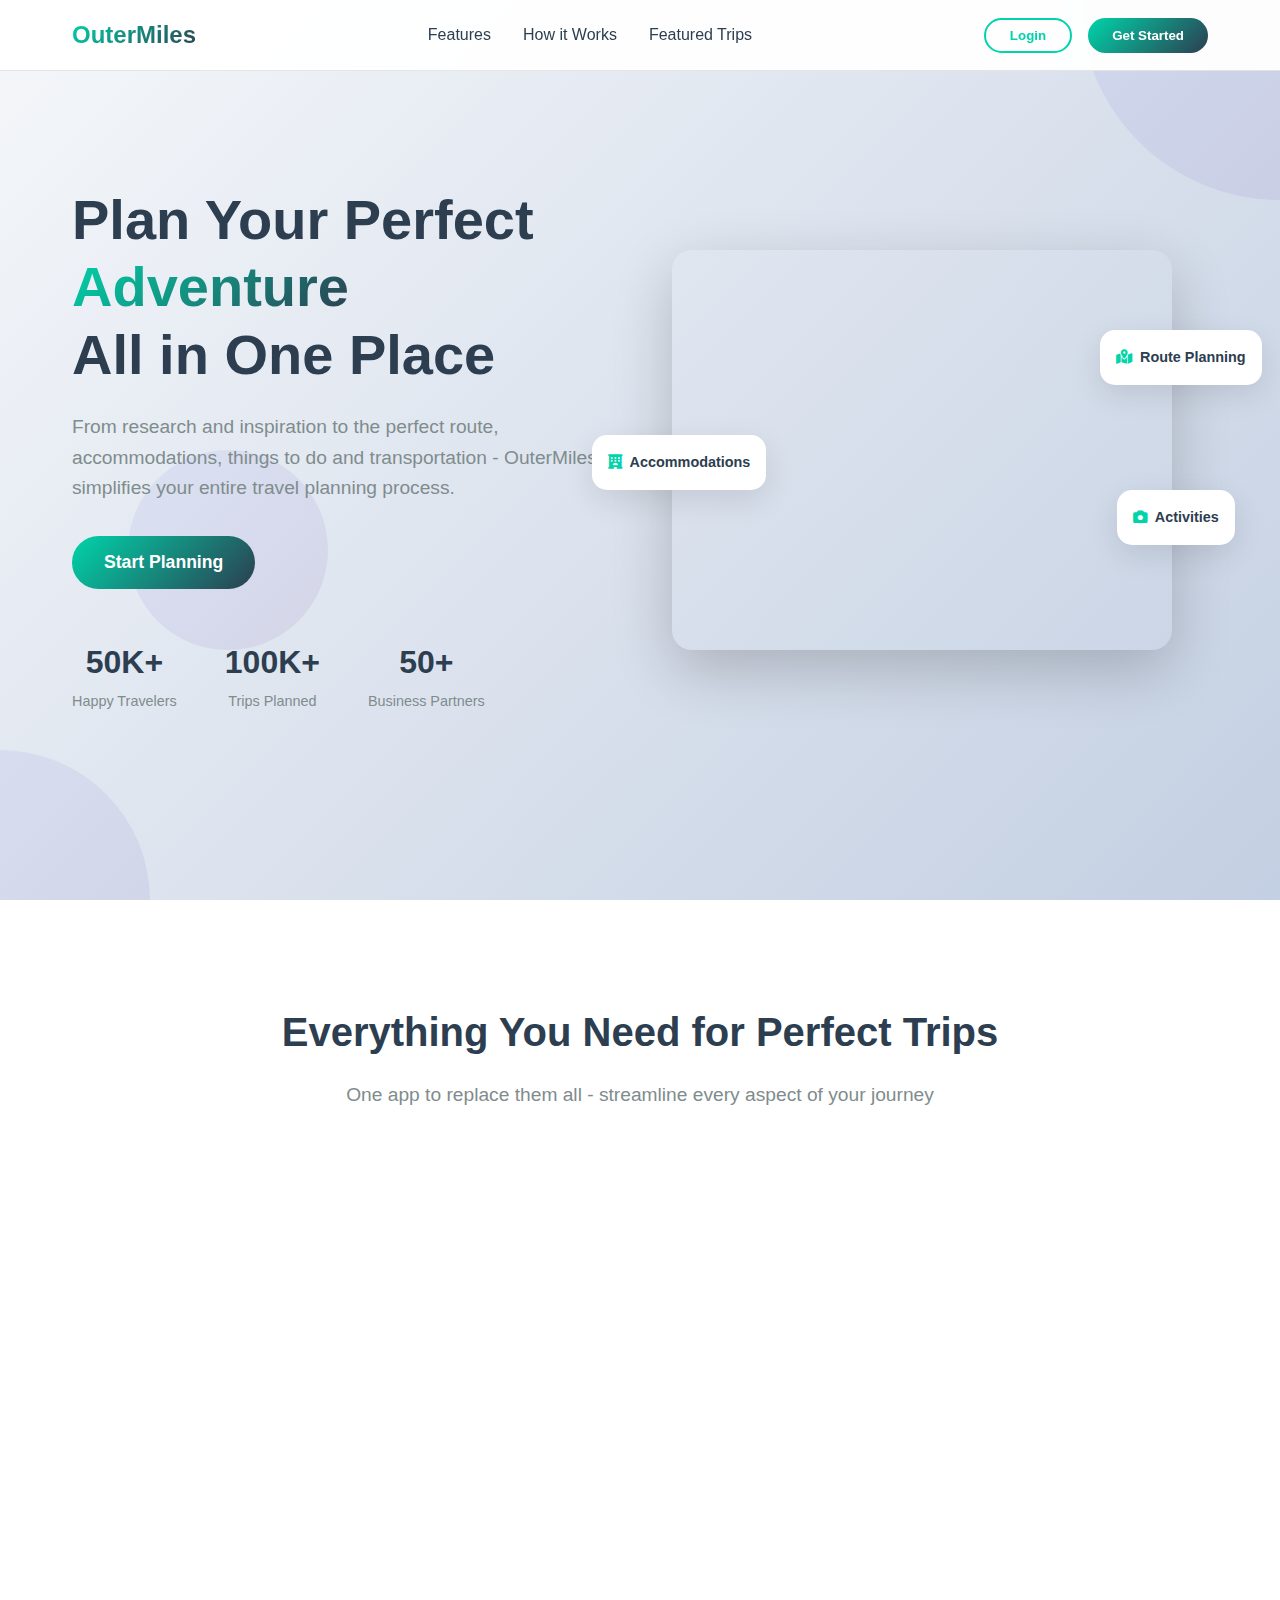
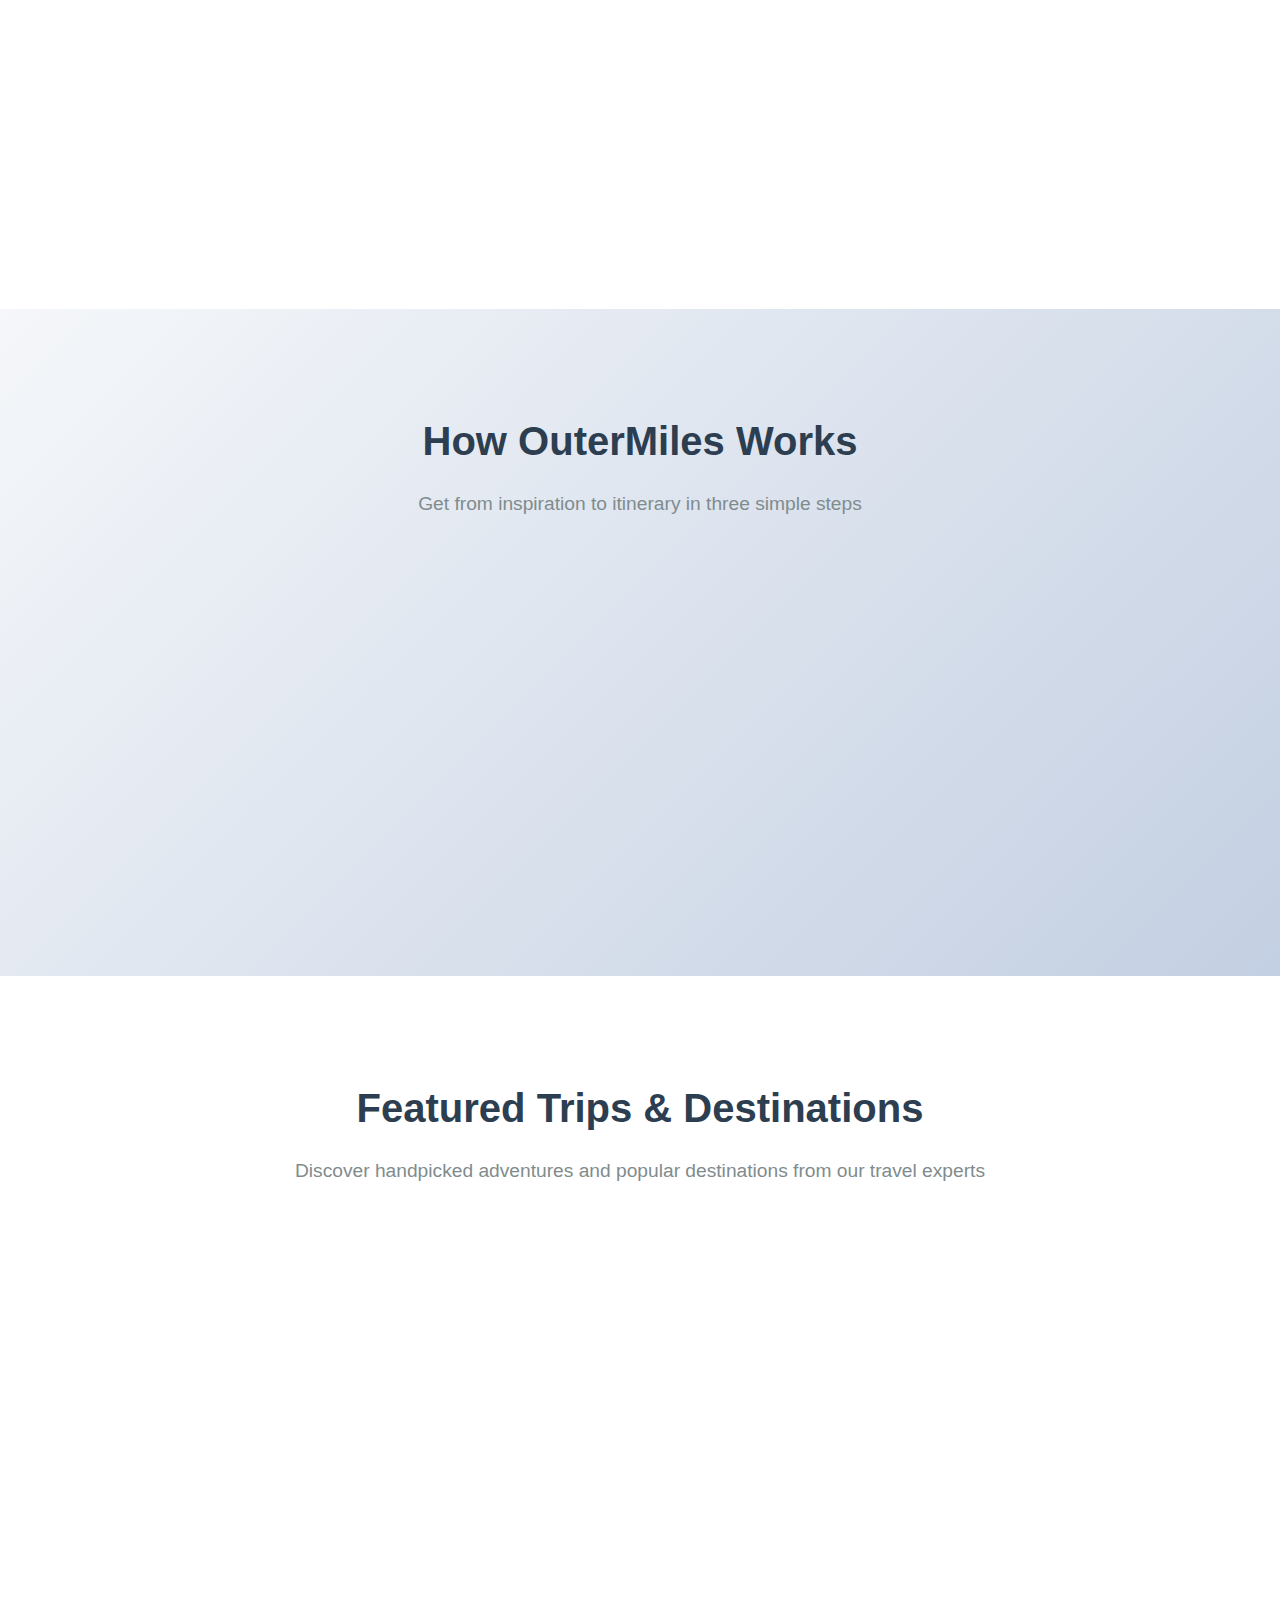
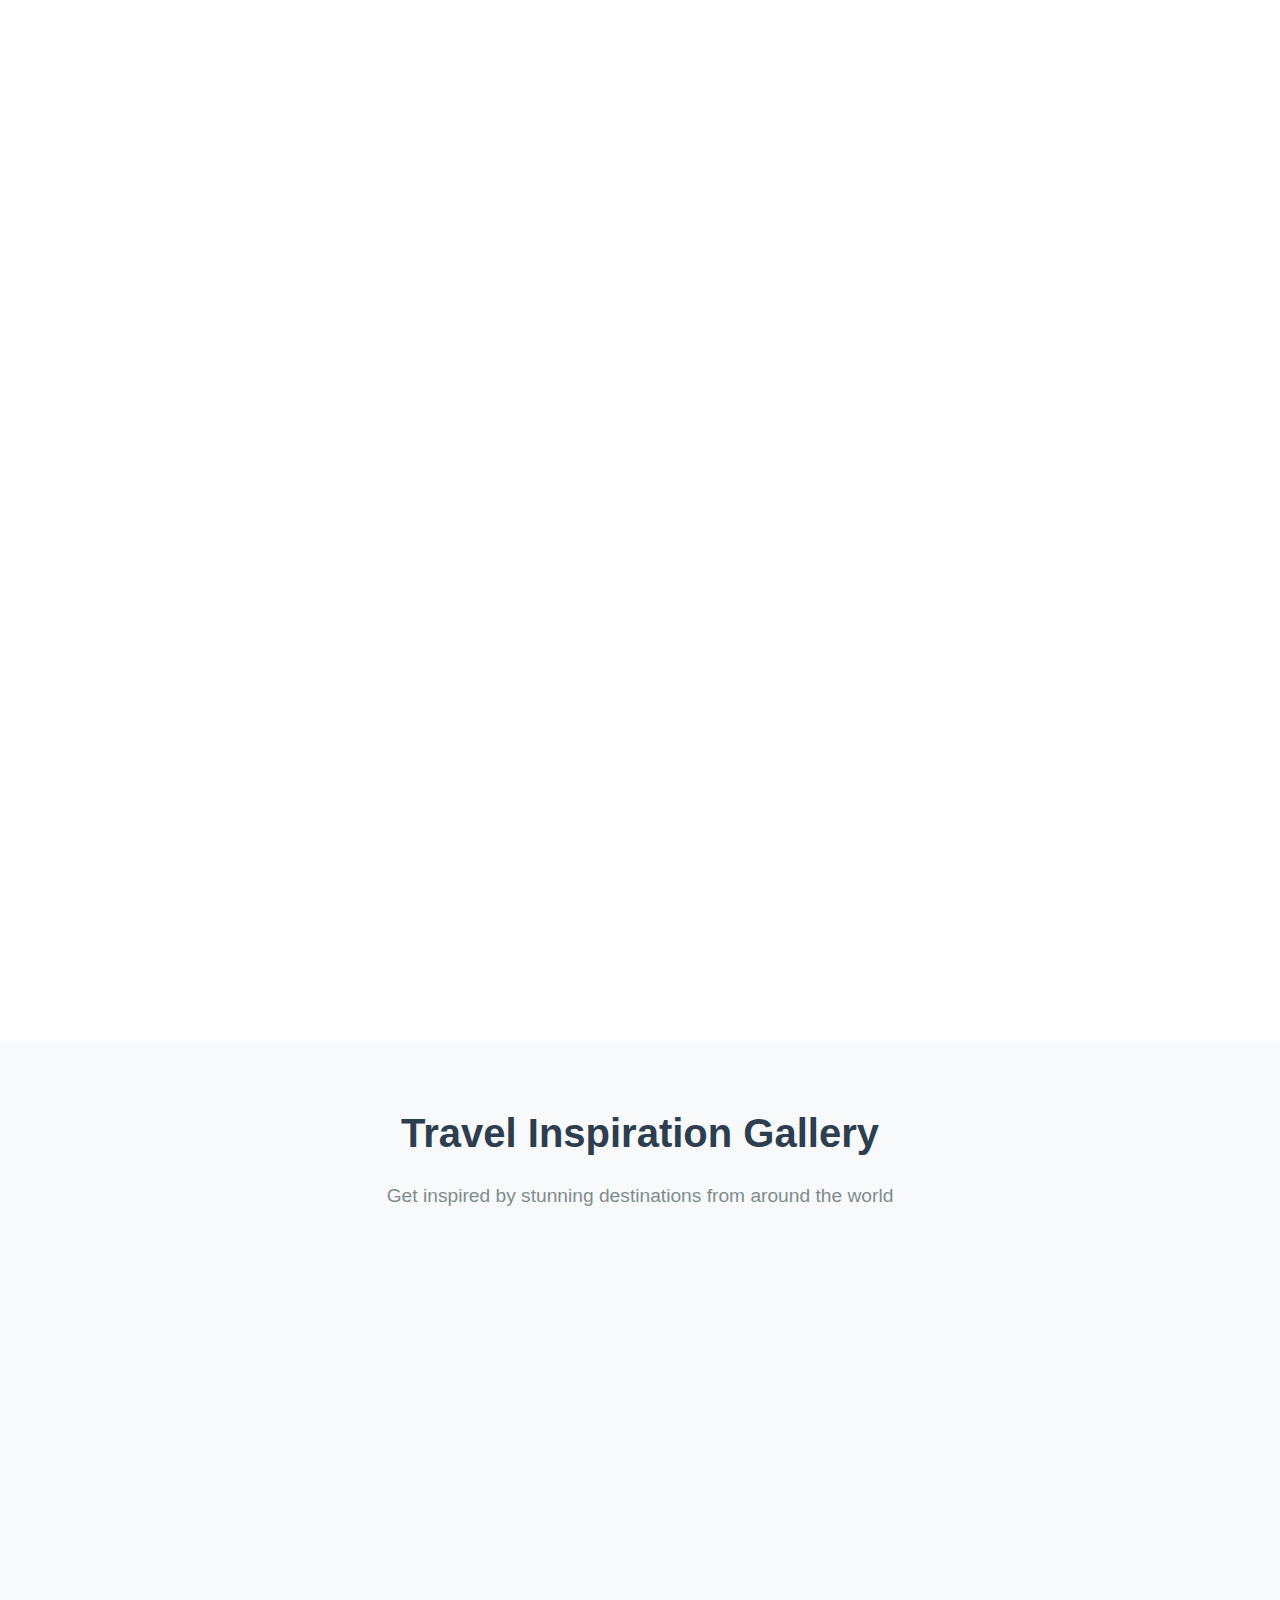
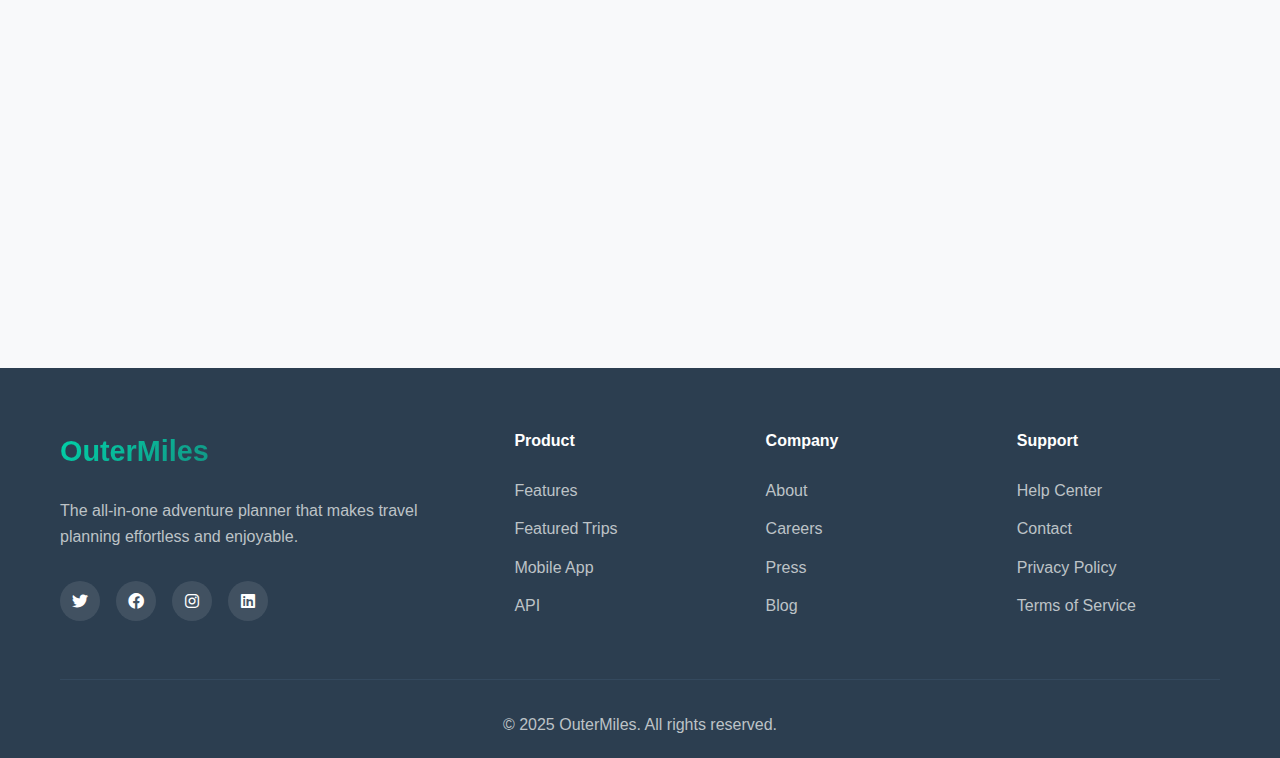
<file: index.html>
<!DOCTYPE html>
<html lang="en">
<head>
    <meta charset="UTF-8">
    <meta name="viewport" content="width=device-width, initial-scale=1.0">
    <title>OuterMiles - Connecting Places, Creating Stories.</title>
    <link href="https://cdnjs.cloudflare.com/ajax/libs/font-awesome/6.0.0/css/all.min.css" rel="stylesheet">
    <link rel="stylesheet" href="index.css">
    <link rel="icon" type="image/x-icon" href="./icon.png">
</head>
<body>
    <!-- Header -->
    <header class="header">
        <nav class="nav">
            <div class="nav-container">
                <div class="logo">
                    <h2>OuterMiles</h2>
                </div>
                <ul class="nav-menu">
                    <li><a href="#features" class="nav-link">Features</a></li>
                    <li><a href="#how-it-works" class="nav-link">How it Works</a></li>
                    <li><a href="#featured-trips" class="nav-link">Featured Trips</a></li>
                </ul>
                <div class="nav-actions">
                    <button class="btn-secondary" onclick="window.location.href='login.html'">Login</button>
                    <button class="btn-primary" onclick="window.location.href='login.html'">Get Started</button>
                </div>
                <div class="hamburger">
                    <span class="bar"></span>
                    <span class="bar"></span>
                    <span class="bar"></span>
                </div>
            </div>
        </nav>
    </header>

    <!-- Hero Section -->
    <section class="hero">
        <div class="hero-container">
            <div class="hero-content">
                <h1 class="hero-title">
                    Plan Your Perfect <span class="highlight">Adventure</span> 
                    <br>All in One Place
                </h1>
                <p class="hero-subtitle">
                    From research and inspiration to the perfect route, accommodations, 
                    things to do and transportation - OuterMiles simplifies your entire travel planning process.
                </p>
                <div class="hero-actions">
                    <button class="btn-hero-primary" onclick="window.location.href='login.html'">Start Planning</button>
                </div>
                <div class="hero-stats">
                    <div class="stat">
                        <span class="stat-number">50K+</span>
                        <span class="stat-label">Happy Travelers</span>
                    </div>
                    <div class="stat">
                        <span class="stat-number">100K+</span>
                        <span class="stat-label">Trips Planned</span>
                    </div>
                    <div class="stat">
                        <span class="stat-number">50+</span>
                        <span class="stat-label">Business Partners</span>
                    </div>
                </div>
            </div>
            <div class="hero-visual">
                <div class="hero-image"></div>
                <div class="floating-cards">
                    <div class="card card-1">
                        <i class="fas fa-map-marked-alt"></i>
                        <span>Route Planning</span>
                    </div>
                    <div class="card card-2">
                        <i class="fas fa-hotel"></i>
                        <span>Accommodations</span>
                    </div>
                    <div class="card card-3">
                        <i class="fas fa-camera"></i>
                        <span>Activities</span>
                    </div>
                </div>
            </div>
        </div>
        <div class="hero-bg-elements">
            <div class="bg-circle bg-circle-1"></div>
            <div class="bg-circle bg-circle-2"></div>
            <div class="bg-circle bg-circle-3"></div>
        </div>
    </section>

    <!-- Features Section -->
    <section id="features" class="features">
        <div class="container">
            <div class="section-header">
                <h2>Everything You Need for Perfect Trips</h2>
                <p>One app to replace them all - streamline every aspect of your journey</p>
            </div>
            <div class="features-grid">
                <div class="feature-card">
                    <div class="feature-icon">
                        <i class="fas fa-route"></i>
                    </div>
                    <h3>Smart Route Planning</h3>
                    <p>AI-powered route optimization that saves time and maximizes your experiences based on your preferences.</p>
                </div>
                <div class="feature-card">
                    <div class="feature-icon">
                        <i class="fas fa-bed"></i>
                    </div>
                    <h3>Accommodation Booking</h3>
                    <p>Find and book the perfect stays with integrated booking and real-time availability checks.</p>
                </div>
                <div class="feature-card">
                    <div class="feature-icon">
                        <i class="fas fa-wallet"></i>
                    </div>
                    <h3>Budget Tracking</h3>
                    <p>Keep track of expenses, set budgets, and get spending insights throughout your journey.</p>
                </div>
                <div class="feature-card">
                    <div class="feature-icon">
                        <i class="fas fa-users"></i>
                    </div>
                    <h3>Collaborative Planning</h3>
                    <p>Plan together with friends and family with real-time collaboration and shared itineraries.</p>
                </div>
                <div class="feature-card">
                    <div class="feature-icon">
                        <i class="fas fa-mobile-alt"></i>
                    </div>
                    <h3>Offline Access</h3>
                    <p>Access your itinerary, maps, and important info even without internet connection.</p>
                </div>
                <div class="feature-card">
                    <div class="feature-icon">
                        <i class="fas fa-heart"></i>
                    </div>
                    <h3>Memory Keeping</h3>
                    <p>Capture and organize your travel memories with photos, notes, and experiences.</p>
                </div>
            </div>
        </div>
    </section>

    <!-- How It Works Section -->
    <section id="how-it-works" class="how-it-works">
        <div class="container">
            <div class="section-header">
                <h2>How OuterMiles Works</h2>
                <p>Get from inspiration to itinerary in three simple steps</p>
            </div>
            <div class="steps">
                <div class="step">
                    <div class="step-number">1</div>
                    <div class="step-content">
                        <h3>Discover & Research</h3>
                        <p>Find inspiration from curated destinations and activities. Research everything you need to know about your chosen locations.</p>
                    </div>
                </div>
                <div class="step">
                    <div class="step-number">2</div>
                    <div class="step-content">
                        <h3>Plan & Organize</h3>
                        <p>Create your perfect itinerary with our smart planning tools. Add accommodations, activities, and transportation seamlessly.</p>
                    </div>
                </div>
                <div class="step">
                    <div class="step-number">3</div>
                    <div class="step-content">
                        <h3>Travel & Enjoy</h3>
                        <p>Access everything offline during your trip. Track expenses, capture memories, and make the most of every moment.</p>
                    </div>
                </div>
            </div>
        </div>
    </section>

    <!-- Featured Trips Section -->
    <section id="featured-trips" class="featured-trips">
        <div class="container">
            <div class="section-header">
                <h2>Featured Trips & Destinations</h2>
                <p>Discover handpicked adventures and popular destinations from our travel experts</p>
            </div>
            <div class="trips-grid">
                <div class="trip-card">
                    <div class="trip-image" style="background-image: url('https://images.unsplash.com/photo-1493976040374-85c8e12f0c0e?ixlib=rb-4.0.3&auto=format&fit=crop&w=1000&q=80');">
                        <div class="trip-badge">Popular</div>
                        <div class="trip-duration">7 Days</div>
                    </div>
                    <div class="trip-content">
                        <h3 class="trip-title">Magical Japan Experience</h3>
                        <div class="trip-location">
                            <i class="fas fa-map-marker-alt"></i>
                            Tokyo, Kyoto, Osaka
                        </div>
                        <p class="trip-description">Immerse yourself in Japan's rich culture, from bustling Tokyo streets to serene Kyoto temples and delicious Osaka street food.</p>
                        <div class="trip-highlights">
                            <span class="highlight-tag">Cultural Sites</span>
                            <span class="highlight-tag">Food Tours</span>
                            <span class="highlight-tag">Cherry Blossoms</span>
                        </div>
                        <div class="trip-footer">
                            <div class="trip-price">
                                $1,299
                                <span class="price-label">per person</span>
                            </div>
                            <button class="btn-trip" onclick="window.location.href='login.html'">View Details</button>
                        </div>
                    </div>
                </div>

                <div class="trip-card">
                    <div class="trip-image" style="background-image: url('https://images.unsplash.com/photo-1506905925346-21bda4d32df4?ixlib=rb-4.0.3&auto=format&fit=crop&w=1000&q=80');">
                        <div class="trip-badge">Adventure</div>
                        <div class="trip-duration">10 Days</div>
                    </div>
                    <div class="trip-content">
                        <h3 class="trip-title">European Grand Tour</h3>
                        <div class="trip-location">
                            <i class="fas fa-map-marker-alt"></i>
                            Paris, Rome, Barcelona
                        </div>
                        <p class="trip-description">Experience Europe's most iconic cities, from the romantic streets of Paris to the historic wonders of Rome and vibrant Barcelona.</p>
                        <div class="trip-highlights">
                            <span class="highlight-tag">Historic Sites</span>
                            <span class="highlight-tag">Art & Culture</span>
                            <span class="highlight-tag">Cuisine</span>
                        </div>
                        <div class="trip-footer">
                            <div class="trip-price">
                                $2,199
                                <span class="price-label">per person</span>
                            </div>
                            <button class="btn-trip" onclick="window.location.href='login.html'">View Details</button>
                        </div>
                    </div>
                </div>

                <div class="trip-card">
                    <div class="trip-image" style="background-image: url('https://images.unsplash.com/photo-1544735716-392fe2489ffa?ixlib=rb-4.0.3&auto=format&fit=crop&w=1000&q=80');">
                        <div class="trip-badge">Luxury</div>
                        <div class="trip-duration">5 Days</div>
                    </div>
                    <div class="trip-content">
                        <h3 class="trip-title">Tropical Paradise Escape</h3>
                        <div class="trip-location">
                            <i class="fas fa-map-marker-alt"></i>
                            Maldives
                        </div>
                        <p class="trip-description">Relax in overwater bungalows, dive in crystal-clear waters, and enjoy world-class spa treatments in this tropical paradise.</p>
                        <div class="trip-highlights">
                            <span class="highlight-tag">Luxury Resorts</span>
                            <span class="highlight-tag">Water Sports</span>
                            <span class="highlight-tag">Spa & Wellness</span>
                        </div>
                        <div class="trip-footer">
                            <div class="trip-price">
                                $3,999
                                <span class="price-label">per person</span>
                            </div>
                            <button class="btn-trip" onclick="window.location.href='login.html'">View Details</button>
                        </div>
                    </div>
                </div>

                <div class="trip-card">
                    <div class="trip-image" style="background-image: url('https://images.unsplash.com/photo-1418854982207-12f710b74003?ixlib=rb-4.0.3&auto=format&fit=crop&w=1000&q=80');">
                        <div class="trip-badge">Nature</div>
                        <div class="trip-duration">8 Days</div>
                    </div>
                    <div class="trip-content">
                        <h3 class="trip-title">Iceland Adventure</h3>
                        <div class="trip-location">
                            <i class="fas fa-map-marker-alt"></i>
                            Reykjavik, Golden Circle
                        </div>
                        <p class="trip-description">Witness the Northern Lights, explore ice caves, relax in geothermal springs, and discover Iceland's dramatic landscapes.</p>
                        <div class="trip-highlights">
                            <span class="highlight-tag">Northern Lights</span>
                            <span class="highlight-tag">Glaciers</span>
                            <span class="highlight-tag">Hot Springs</span>
                        </div>
                        <div class="trip-footer">
                            <div class="trip-price">
                                $1,899
                                <span class="price-label">per person</span>
                            </div>
                            <button class="btn-trip" onclick="window.location.href='login.html'">View Details</button>
                        </div>
                    </div>
                </div>

                <div class="trip-card">
                    <div class="trip-image" style="background-image: url('https://assets.gqindia.com/photos/656da9a0f1ef627c90db5fb8/16:9/w_1920,h_1080,c_limit/7-places-in-India-you-should-experience-as-a-solo-traveller_003.jpg');">
                        <div class="trip-badge">Cultural</div>
                        <div class="trip-duration">12 Days</div>
                    </div>
                    <div class="trip-content">
                        <h3 class="trip-title">India Golden Triangle</h3>
                        <div class="trip-location">
                            <i class="fas fa-map-marker-alt"></i>
                            Delhi, Agra, Jaipur
                        </div>
                        <p class="trip-description">Explore India's rich heritage, visit the iconic Taj Mahal, experience colorful markets, and discover magnificent palaces.</p>
                        <div class="trip-highlights">
                            <span class="highlight-tag">Taj Mahal</span>
                            <span class="highlight-tag">Royal Palaces</span>
                            <span class="highlight-tag">Local Markets</span>
                        </div>
                        <div class="trip-footer">
                            <div class="trip-price">
                                $899
                                <span class="price-label">per person</span>
                            </div>
                            <button class="btn-trip" onclick="window.location.href='login.html'">View Details</button>
                        </div>
                    </div>
                </div>

                <div class="trip-card">
                    <div class="trip-image" style="background-image: url('https://images.unsplash.com/photo-1469474968028-56623f02e42e?ixlib=rb-4.0.3&auto=format&fit=crop&w=1000&q=80');">
                        <div class="trip-badge">Adventure</div>
                        <div class="trip-duration">14 Days</div>
                    </div>
                    <div class="trip-content">
                        <h3 class="trip-title">New Zealand Explorer</h3>
                        <div class="trip-location">
                            <i class="fas fa-map-marker-alt"></i>
                            North & South Island
                        </div>
                        <p class="trip-description">Adventure through Middle-earth landscapes, experience Maori culture, try extreme sports, and explore pristine wilderness.</p>
                        <div class="trip-highlights">
                            <span class="highlight-tag">Adventure Sports</span>
                            <span class="highlight-tag">Scenic Drives</span>
                            <span class="highlight-tag">Wildlife</span>
                        </div>
                        <div class="trip-footer">
                            <div class="trip-price">
                                $2,599
                                <span class="price-label">per person</span>
                            </div>
                            <button class="btn-trip" onclick="window.location.href='login.html'">View Details</button>
                        </div>
                    </div>
                </div>
            </div>
        </div>
    </section>

    <!-- Gallery Section -->
    <section class="gallery">
        <div class="container">
            <div class="section-header">
                <h2>Travel Inspiration Gallery</h2>
                <p>Get inspired by stunning destinations from around the world</p>
            </div>
            <div class="gallery-grid">
                <div class="gallery-item" style="background-image: url('https://images.unsplash.com/photo-1506905925346-21bda4d32df4?ixlib=rb-4.0.3&auto=format&fit=crop&w=1000&q=80');"></div>
                <div class="gallery-item" style="background-image: url('https://images.unsplash.com/photo-1539650116574-75c0c6d73400?ixlib=rb-4.0.3&auto=format&fit=crop&w=1000&q=80');"></div>
                <div class="gallery-item" style="background-image: url('https://images.unsplash.com/photo-1493976040374-85c8e12f0c0e?ixlib=rb-4.0.3&auto=format&fit=crop&w=1000&q=80');"></div>
                <div class="gallery-item" style="background-image: url('https://images.unsplash.com/photo-1544735716-392fe2489ffa?ixlib=rb-4.0.3&auto=format&fit=crop&w=1000&q=80');"></div>
                <div class="gallery-item" style="background-image: url('https://images.unsplash.com/photo-1418854982207-12f710b74003?ixlib=rb-4.0.3&auto=format&fit=crop&w=1000&q=80');"></div>
                <div class="gallery-item" style="background-image: url('https://images.unsplash.com/photo-1469474968028-56623f02e42e?ixlib=rb-4.0.3&auto=format&fit=crop&w=1000&q=80');"></div>
                <div class="gallery-item" style="background-image: url('https://images.unsplash.com/photo-1488646953014-85cb44e25828?ixlib=rb-4.0.3&auto=format&fit=crop&w=1000&q=80');"></div>
                <div class="gallery-item" style="background-image: url('https://images.unsplash.com/photo-1436491865332-7a61a109cc05?ixlib=rb-4.0.3&auto=format&fit=crop&w=1000&q=80');"></div>
            </div>
        </div>
    </section>

    <!-- Footer -->
    <footer class="footer">
        <div class="container">
            <div class="footer-content">
                <div class="footer-section">
                    <div class="footer-logo">
                        <h3>OuterMiles</h3>
                    </div>
                    <p>The all-in-one adventure planner that makes travel planning effortless and enjoyable.</p>
                    <div class="social-links">
                        <a href="#"><i class="fab fa-twitter"></i></a>
                        <a href="#"><i class="fab fa-facebook"></i></a>
                        <a href="#"><i class="fab fa-instagram"></i></a>
                        <a href="#"><i class="fab fa-linkedin"></i></a>
                    </div>
                </div>
                <div class="footer-section">
                    <h4>Product</h4>
                    <ul>
                        <li><a href="#features">Features</a></li>
                        <li><a href="#featured-trips">Featured Trips</a></li>
                        <li><a href="#">Mobile App</a></li>
                        <li><a href="#">API</a></li>
                    </ul>
                </div>
                <div class="footer-section">
                    <h4>Company</h4>
                    <ul>
                        <li><a href="#">About</a></li>
                        <li><a href="#">Careers</a></li>
                        <li><a href="#">Press</a></li>
                        <li><a href="#">Blog</a></li>
                    </ul>
                </div>
                <div class="footer-section">
                    <h4>Support</h4>
                    <ul>
                        <li><a href="#">Help Center</a></li>
                        <li><a href="#contact">Contact</a></li>
                        <li><a href="#">Privacy Policy</a></li>
                        <li><a href="#">Terms of Service</a></li>
                    </ul>
                </div>
            </div>
            <div class="footer-bottom">
                <p>&copy; 2025 OuterMiles. All rights reserved.</p>
            </div>
        </div>
    </footer>
    <script src="index.js"></script>
</body>
</html>
</file>
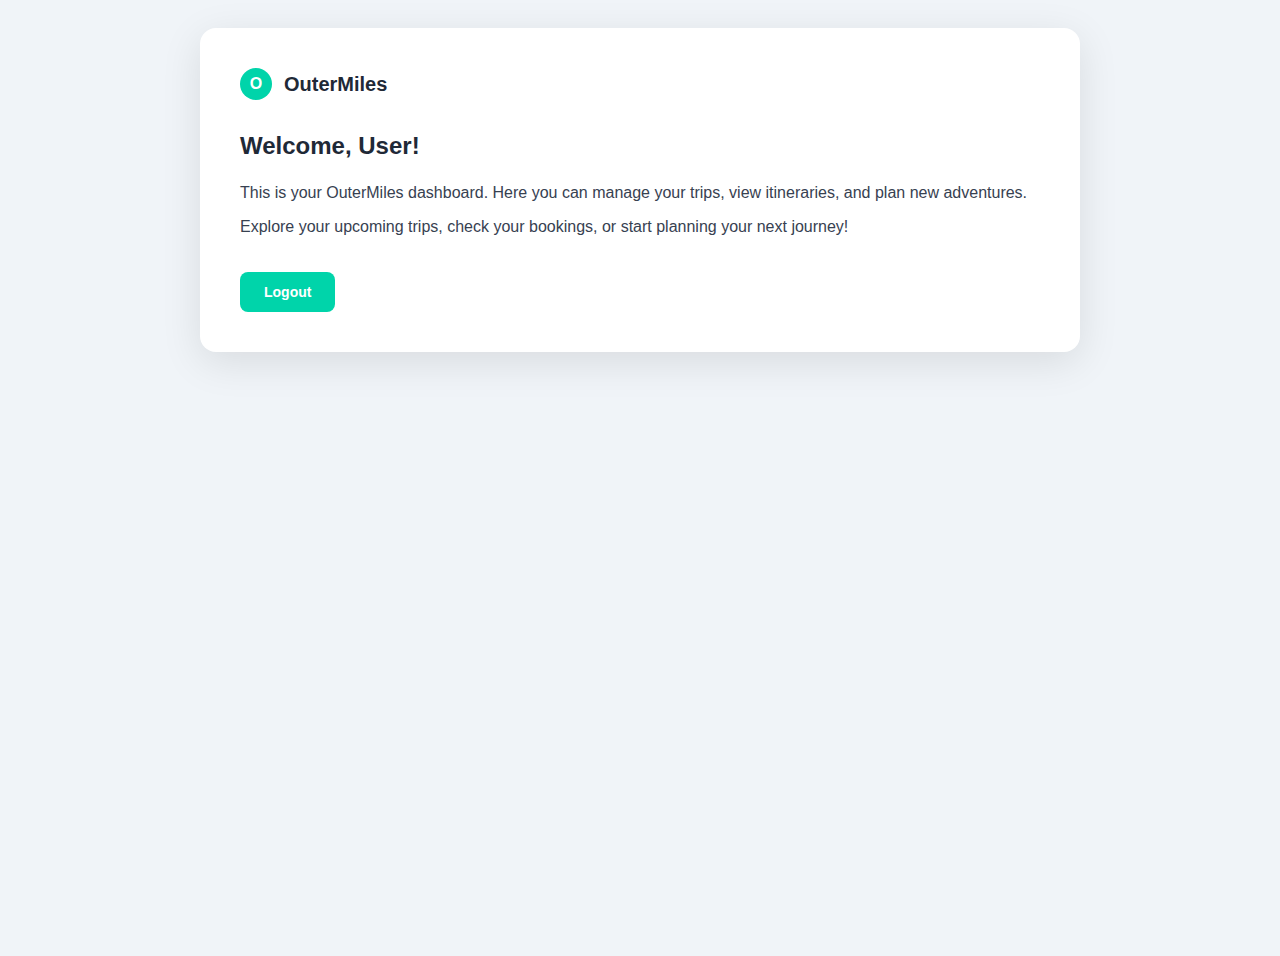
<file: demo.html>
<!DOCTYPE html>
<html lang="en">
<head>
    <meta charset="utf-8" />
    <meta name="viewport" content="width=device-width,initial-scale=1" />
    <title>OuterMiles — Dashboard</title>
    <style>
        body {
            font-family: -apple-system, BlinkMacSystemFont, 'Segoe UI', Roboto, sans-serif;
            background: #f0f4f8;
            min-height: 100vh;
            display: flex;
            flex-direction: column;
            align-items: center;
            padding: 20px;
        }
        .dashboard-container {
            max-width: 800px;
            width: 100%;
            background: white;
            border-radius: 16px;
            padding: 40px;
            box-shadow: 0 10px 40px rgba(0, 0, 0, 0.1);
        }
        .dashboard-header {
            display: flex;
            align-items: center;
            margin-bottom: 32px;
        }
        .logo {
            width: 32px;
            height: 32px;
            background: #00d4aa;
            border-radius: 50%;
            display: flex;
            align-items: center;
            justify-content: center;
            margin-right: 12px;
            color: white;
            font-weight: 600;
            font-size: 16px;
        }
        .brand-name {
            font-size: 20px;
            font-weight: 600;
            color: #1f2937;
        }
        .welcome-message {
            font-size: 24px;
            font-weight: 700;
            color: #1f2937;
            margin-bottom: 24px;
        }
        .dashboard-content {
            font-size: 16px;
            color: #374151;
        }
        .logout-btn {
            margin-top: 20px;
            padding: 12px 24px;
            background: #00d4aa;
            color: white;
            border: none;
            border-radius: 8px;
            font-size: 14px;
            font-weight: 600;
            cursor: pointer;
            transition: all 0.2s;
        }
        .logout-btn:hover {
            background: #00b894;
        }
    </style>
</head>
<body>
    <div class="dashboard-container">
        <div class="dashboard-header">
            <div class="logo">O</div>
            <div class="brand-name">OuterMiles</div>
        </div>
        <div class="welcome-message">Welcome, <span id="user-name">User</span>!</div>
        <div class="dashboard-content">
            <p>This is your OuterMiles dashboard. Here you can manage your trips, view itineraries, and plan new adventures.</p>
            <p>Explore your upcoming trips, check your bookings, or start planning your next journey!</p>
        </div>
        <button class="logout-btn" onclick="window.location.href='login.html'">Logout</button>
    </div>
    <script>
        document.addEventListener('DOMContentLoaded', () => {
            const userName = sessionStorage.getItem('userName') || 'User';
            document.getElementById('user-name').textContent = userName;
            // Clear sessionStorage after displaying the name
            sessionStorage.removeItem('userName');
        });
    </script>
</body>
</html>
</file>
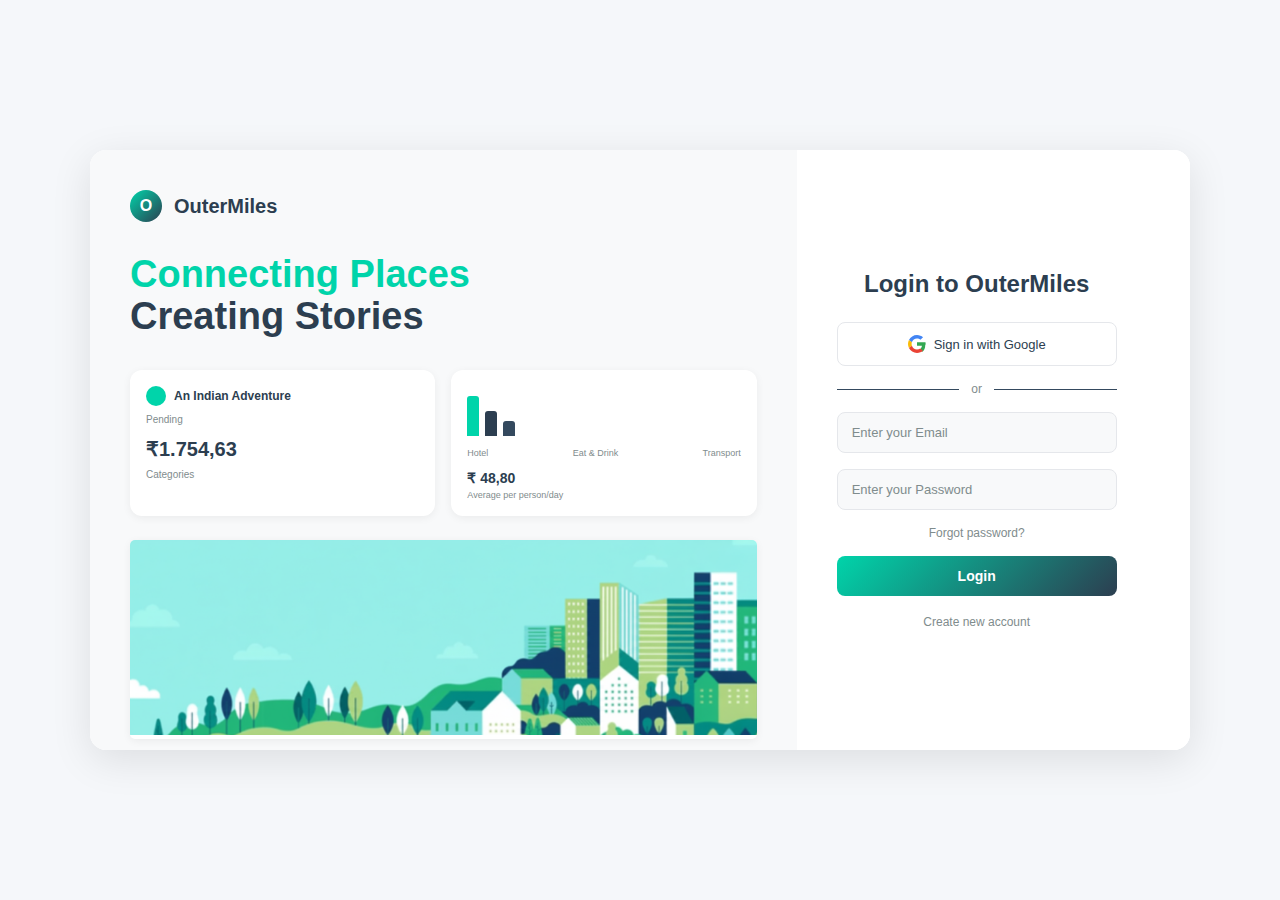
<file: login.html>
<!doctype html>
<html lang="en">
<head>
    <meta charset="utf-8" />
    <meta name="viewport" content="width=device-width,initial-scale=1" />
    <title>OuterMiles — Login / Signup</title>
    <link rel="stylesheet" href="login.css">
    <link rel="icon" type="image/x-icon" href="./icon.png">
</head>
<body>
    <div class="container">
        <div class="left-section">
            <div class="header">
                <div class="logo">O</div>
                <div class="brand-name">OuterMiles</div>
            </div>
            
            <div class="tagline">
                <h1><span class="connecting">Connecting Places</span><span class="creating">Creating Stories</span></h1>
            </div>

            <div class="content-cards">
                <div class="card trip-card">
                    <div class="trip-header">
                        <div class="trip-icon"></div>
                        <div class="trip-title">An Indian Adventure</div>
                    </div>
                    <div class="trip-status">Pending</div>
                    <div class="trip-price">₹1.754,63</div>
                    <div class="trip-categories">Categories</div>
                </div>
                
                <div class="card chart-card">
                    <div class="chart">
                        <div class="bar"></div>
                        <div class="bar"></div>
                        <div class="bar"></div>
                    </div>
                    <div class="chart-labels">
                        <span>Hotel</span>
                        <span>Eat & Drink</span>
                        <span>Transport</span>
                    </div>
                    <div class="average-price">₹ 48,80</div>
                    <div class="price-label">Average per person/day</div>
                </div>
            </div>
            
            <div class="image-placeholder">
                <img src="vector.png" alt="Explore OuterMiles" class="placeholder-image">
            </div>
        </div>

        <div class="right-section">
            <div class="auth-container">
                <h2 id="form-title" class="auth-title">Login to OuterMiles</h2>
                
                <button class="google-btn">
                    <svg width="18" height="18" viewBox="0 0 18 18">
                        <path fill="#4285F4" d="M9 3.48c1.69 0 2.83.73 3.48 1.34l2.54-2.48C13.46.89 11.43 0 9 0 5.48 0 2.44 2.02.96 4.96l2.91 2.26C4.6 5.05 6.62 3.48 9 3.48z"/>
                        <path fill="#34A853" d="M17.64 9.2c0-.74-.06-1.28-.19-1.84H9v3.34h4.96c-.21 1.18-.84 2.88-2.22 3.95l2.84 2.2c1.7-1.57 2.66-3.89 2.66-6.65z"/>
                        <path fill="#FBBC05" d="M3.88 10.78A5.54 5.54 0 0 1 3.58 9c0-.62.11-1.22.29-1.78L.96 4.96A9.008 9.008 0 0 0 0 9c0 1.45.35 2.82.96 4.04l2.92-2.26z"/>
                        <path fill="#EA4335" d="M9 18c2.43 0 4.47-.8 5.96-2.18l-2.84-2.2c-.76.53-1.78.9-3.12.9-2.38 0-4.4-1.57-5.12-3.74L.96 13.04C2.45 15.98 5.48 18 9 18z"/>
                    </svg>
                    Sign in with Google
                </button>
                
                <div class="divider"><span>or</span></div>
                
                <form id="auth-form" novalidate>
                    <!-- LOGIN fields -->
                    <div id="login-fields">
                        <div class="form-group">
                            <input id="login-email" type="email" class="form-input" placeholder="Enter your Email" autocomplete="username" />
                            <div class="error-message" id="login-email-error"></div>
                        </div>
                        <div class="form-group">
                            <input id="login-password" type="password" class="form-input" placeholder="Enter your Password" autocomplete="current-password" />
                            <div class="error-message" id="login-password-error"></div>
                        </div>
                        <a href="#" class="forgot-password" >Forgot password?</a>
                    </div>
                    
                    <!-- SIGNUP fields -->
                    <div id="signup-fields" class="hidden">
                        <div class="form-group">
                            <input id="signup-name" type="text" class="form-input" placeholder="Full Name" />
                            <div class="error-message" id="signup-name-error"></div>
                        </div>
                        <div class="form-group">
                            <input id="signup-email" type="email" class="form-input" placeholder="Email Address" autocomplete="email" />
                            <div class="error-message" id="signup-email-error"></div>
                        </div>
                        <div class="form-group">
                            <input id="signup-username" type="text" class="form-input" placeholder="username"  />
                            <div class="error-message" id="signup-username-error"></div>
                        </div>
                        <div class="form-group">
                            <input id="signup-password" type="password" class="form-input" placeholder="Password" autocomplete="new-password" />
                            <div class="error-message" id="signup-password-error"></div>
                        </div>
                        <div class="form-group">
                            <input id="signup-confirm-password" type="password" class="form-input" placeholder="Confirm Password" />
                            <div class="error-message" id="signup-confirm-password-error"></div>
                        </div>
                    </div>
                    
                    <div id="message-container" class="message"></div>
                    
                    <button type="submit" id="submit-btn" class="auth-btn">Login</button>
                    
                    <div class="auth-switch">
                        <button id="toggle-link" class="link" type="button" id="account">Create new account</button>
                    </div>
                </form>
            </div>
        </div>
    </div>
    
    <script src="login.js"></script>
</body>
</html>
</file>
<file: login.css>
* {
    margin: 0;
    padding: 0;
    box-sizing: border-box;
}

body {
    font-family: -apple-system, BlinkMacSystemFont, 'Segoe UI', Roboto, sans-serif;
    background: #f5f7fa;
    min-height: 100vh;
    display: flex;
    align-items: center;
    justify-content: center;
    padding: 20px;
}

.container {
    display: flex;
    max-width: 1100px;
    width: 100%;
    height: 600px;
    background: white;
    border-radius: 16px;
    box-shadow: 0 10px 40px rgba(0, 0, 0, 0.1); 
    overflow: hidden;
}

.left-section {
    flex: 2;
    padding: 40px;
    background: #f8f9fa; 
    position: relative;
}

.header {
    display: flex;
    align-items: center;
    margin-bottom: 32px;
}

.logo {
    width: 32px;
    height: 32px;
    background: linear-gradient(135deg, #00d4aa 0%, #2c3e50 100%); 
    border-radius: 50%;
    display: flex;
    align-items: center;
    justify-content: center;
    margin-right: 12px;
    color: white;
    font-weight: 600;
    font-size: 16px;
}

.brand-name {
    font-size: 20px;
    font-weight: 600;
    color: #2c3e50; 
}

.tagline {
    margin-bottom: 32px;
}

.tagline h1 {
    font-size: 38px;
    font-weight: 700;
    line-height: 1.1;
    margin-bottom: 0;
}

.tagline .connecting {
    color: #00d4aa; 
    display: block;
}

.tagline .creating {
    color: #2c3e50; 
    display: block;
}

.content-cards {
    display: flex;
    gap: 16px;
    margin-bottom: 24px;
}

.card {
    background: white;
    border-radius: 12px;
    padding: 16px;
    flex: 1;
    box-shadow: 0 2px 8px rgba(0, 0, 0, 0.06); 
}

.trip-card {
    position: relative;
}

.trip-header {
    display: flex;
    align-items: center;
    margin-bottom: 8px;
}

.trip-icon {
    width: 20px;
    height: 20px;
    background: #00d4aa; 
    border-radius: 50%;
    margin-right: 8px;
}

.trip-title {
    font-size: 12px;
    font-weight: 600;
    color: #2c3e50;
}

.trip-status {
    font-size: 10px;
    color: #7f8c8d; 
    margin-bottom: 12px;
}

.trip-price {
    font-size: 20px;
    font-weight: 700;
    color: #2c3e50; 
    margin-bottom: 8px;
}

.trip-categories {
    font-size: 10px;
    color: #7f8c8d; 
}

.chart-card {
    position: relative;
}

.chart {
    display: flex;
    align-items: end;
    gap: 6px;
    margin-bottom: 12px;
    height: 50px;
}

.bar {
    border-radius: 3px 3px 0 0;
    width: 12px;
}

.bar:nth-child(1) { height: 40px; background: #00d4aa; } 
.bar:nth-child(2) { height: 25px; background: #2c3e50; } 
.bar:nth-child(3) { height: 15px; background: #34495e; } 

.chart-labels {
    display: flex;
    justify-content: space-between;
    font-size: 9px;
    color: #7f8c8d; 
    margin-bottom: 12px;
}

.average-price {
    font-size: 14px;
    font-weight: 600;
    color: #2c3e50; 
    margin-bottom: 4px;
}

.price-label {
    font-size: 9px;
    color: #7f8c8d; 
}


.image-placeholder {
            background: white;
            border-radius: 5px;
            box-shadow: 0 2px 8px rgba(0, 0, 0, 0.06);
            overflow: hidden;
            margin-top: 24px;
            height: 150x;
        }

.placeholder-image {
            width: 100%;
            height: 195px;
            object-fit: cover;
        }

.right-section {
    flex: 1;
    padding: 60px 40px;
    background: white;
    display: flex;
    flex-direction: column;
    justify-content: center;
}

.auth-container {
    width: 100%;
    max-width: 280px;
}

.auth-title {
    font-size: 24px;
    font-weight: 700;
    color: #2c3e50; 
    margin-bottom: 24px;
    text-align: center;
}

.google-btn {
    width: 100%;
    padding: 12px;
    border: 1px solid #e5e7eb;
    border-radius: 8px;
    background: white;
    display: flex;
    align-items: center;
    justify-content: center;
    gap: 8px;
    font-size: 13px;
    font-weight: 500;
    color: #2c3e50; 
    cursor: pointer;
    margin-bottom: 16px;
    transition: all 0.2s;
}

.google-btn:hover {
    background: #f8f9fa; 
    border-color: #00d4aa;
}

.divider {
    text-align: center;
    margin: 16px 0;
    color: #7f8c8d; 
    font-size: 12px;
    position: relative;
}

.divider::before {
    content: '';
    position: absolute;
    top: 50%;
    left: 0;
    right: 0;
    height: 1px;
    background: #34495e; 
    z-index: 1;
}

.divider span {
    background: white;
    padding: 0 12px;
    position: relative;
    z-index: 2;
}

.form-group {
    margin-bottom: 16px;
}

.form-input {
    width: 100%;
    padding: 12px 14px;
    border: 1px solid #e5e7eb;
    border-radius: 8px;
    font-size: 13px;
    background: #f8f9fa; 
    transition: all 0.2s;
    color: #2c3e50; 
}

.form-input::placeholder {
    color: #7f8c8d; 
}

.form-input:focus {
    outline: none;
    border-color: #00d4aa; 
    box-shadow: 0 0 0 3px rgba(0, 212, 170, 0.3); 
    background: white;
}

.form-input.error {
    border-color: #ef4444;
    box-shadow: 0 0 0 3px rgba(239, 68, 68, 0.1);
}

.error-message {
    color: #ef4444;
    font-size: 11px;
    margin-top: 4px;
}

.auth-btn {
    width: 100%;
    padding: 12px;
    background: linear-gradient(135deg, #00d4aa 0%, #2c3e50 100%); 
    color: white;
    border: none;
    border-radius: 8px;
    font-size: 14px;
    font-weight: 600;
    cursor: pointer;
    transition: all 0.2s;
    margin-bottom: 16px;
}

.auth-btn:hover {
    background: #00d4aa; 
    box-shadow: 0 5px 15px rgba(0, 212, 170, 0.3); 
}

.forgot-password {
    text-align: center;
    color: #7f8c8d; 
    font-size: 12px;
    text-decoration: none;
    margin-bottom: 16px;
    display: block;
}

.forgot-password:hover {
    color: #00d4aa; 
}

.auth-switch {
    text-align: center;
}

.auth-switch .link {
    color: #7f8c8d; 
    text-decoration: none;
    font-size: 12px;
    background: none;
    border: none;
    cursor: pointer;
}

.auth-switch .link:hover {
    color: #00d4aa; 
}

.message {
    padding: 12px;
    border-radius: 8px;
    margin-bottom: 16px;
    font-size: 12px;
    text-align: center;
    display: none;
}

.message.success {
    background: rgba(0, 212, 170, 0.1); 
    color: #2c3e50; 
}

.message.error {
    background: #fee2e2;
    color: #991b1b;
}

.hidden {
    display: none;
}

@media (max-width: 768px) {
    .container {
        flex-direction: column;
        height: auto;
        max-width: 400px;
    }

    .left-section {
        padding: 24px;
    }

    .tagline h1 {
        font-size: 28px;
    }

    .content-cards {
        flex-direction: column;
    }

    .right-section {
        padding: 24px;
    }

    .placeholder-image {
        height: 100px;
    }
}
</file>
<file: index.css>
/* Reset and Base Styles */
* {
    margin: 0;
    padding: 0;
    box-sizing: border-box;
}

body {
    font-family: -apple-system, BlinkMacSystemFont, 'Segoe UI', Roboto, Oxygen, Ubuntu, Cantarell, sans-serif;
    line-height: 1.6;
    color: #2c3e50;
    overflow-x: hidden;
}

.container {
    max-width: 1200px;
    margin: 0 auto;
    padding: 0 20px;
}

/* Header Styles */
.header {
    position: fixed;
    top: 0;
    width: 100%;
    background: rgba(255, 255, 255, 0.95);
    backdrop-filter: blur(10px);
    border-bottom: 1px solid rgba(0, 0, 0, 0.1);
    z-index: 1000;
    transition: all 0.3s ease;
}

.nav-container {
    display: flex;
    align-items: center;
    justify-content: space-between;
    padding: 1rem 2rem;
    max-width: 1200px;
    margin: 0 auto;
}

.logo h2 {
    background: linear-gradient(135deg, #00d4aa 0%, #2c3e50 100%);
    -webkit-background-clip: text;
    background-clip: text;
    -webkit-text-fill-color: transparent;
    font-weight: 700;
    font-size: 1.5rem;
}

.nav-menu {
    display: flex;
    list-style: none;
    gap: 2rem;
}

.nav-link {
    text-decoration: none;
    color: #2c3e50;
    font-weight: 500;
    transition: color 0.3s ease;
}

.nav-link:hover {
    color: #00d4aa;
}

.nav-actions {
    display: flex;
    gap: 1rem;
}

.btn-secondary {
    padding: 0.5rem 1.5rem;
    border: 2px solid #00d4aa;
    background: transparent;
    color: #00d4aa;
    border-radius: 25px;
    font-weight: 600;
    cursor: pointer;
    transition: all 0.3s ease;
    text-decoration: none;
    display: inline-block;
}

.btn-secondary:hover {
    background: #00d4aa;
    color: white;
}

.btn-primary {
    padding: 0.5rem 1.5rem;
    background: linear-gradient(135deg, #00d4aa 0%, #2c3e50 100%);
    border: none;
    color: white;
    border-radius: 25px;
    font-weight: 600;
    cursor: pointer;
    transition: transform 0.3s ease;
    text-decoration: none;
    display: inline-block;
}

.btn-primary:hover {
    transform: translateY(-2px);
}

.hamburger {
    display: none;
    flex-direction: column;
    cursor: pointer;
}

.bar {
    width: 25px;
    height: 3px;
    background: #2c3e50;
    margin: 3px 0;
    transition: 0.3s;
}

/* Hero Section */
.hero {
    min-height: 100vh;
    display: flex;
    align-items: center;
    position: relative;
    background: linear-gradient(135deg, #f5f7fa 0%, #c3cfe2 100%);
    overflow: hidden;
}

.hero-container {
    display: grid;
    grid-template-columns: 1fr 1fr;
    gap: 4rem;
    align-items: center;
    max-width: 1200px;
    margin: 0 auto;
    padding: 2rem;
    z-index: 2;
    /* position: relative; */
}

.hero-content {
    animation: fadeInUp 1s ease;
}

.hero-title {
    font-size: 3.5rem;
    font-weight: 700;
    line-height: 1.2;
    margin-bottom: 1.5rem;
    color: #2c3e50;
}

.highlight {
    background: linear-gradient(135deg, #00d4aa 0%, #2c3e50 100%);
    -webkit-background-clip: text;
    background-clip: text;
    -webkit-text-fill-color: transparent;
}

.hero-subtitle {
    font-size: 1.2rem;
    color: #7f8c8d;
    margin-bottom: 2rem;
    line-height: 1.6;
}

.hero-actions {
    display: flex;
    gap: 1rem;
    margin-bottom: 3rem;
}

.btn-hero-primary {
    padding: 1rem 2rem;
    background: linear-gradient(135deg, #00d4aa 0%, #2c3e50 100%);
    border: none;
    color: white;
    border-radius: 30px;
    font-size: 1.1rem;
    font-weight: 600;
    cursor: pointer;
    transition: all 0.3s ease;
}

.btn-hero-primary:hover {
    transform: translateY(-3px);
    box-shadow: 0 10px 30px rgba(102, 126, 234, 0.3);
}

.btn-hero-secondary {
    padding: 1rem 2rem;
    background: transparent;
    border: 2px solid #2c3e50;
    color: #2c3e50;
    border-radius: 30px;
    font-size: 1.1rem;
    font-weight: 600;
    cursor: pointer;
    transition: all 0.3s ease;
    display: flex;
    align-items: center;
    gap: 0.5rem;
}

.btn-hero-secondary:hover {
    background: #2c3e50;
    color: white;
}

.hero-stats {
    display: flex;
    gap: 3rem;
}

.stat {
    text-align: center;
}

.stat-number {
    display: block;
    font-size: 2rem;
    font-weight: 700;
    color: #2c3e50;
}

.stat-label {
    font-size: 0.9rem;
    color: #7f8c8d;
}

/* Hero Visual */
.hero-visual {
    position: relative;
    animation: fadeInRight 1s ease;
}

.hero-image {
    width: 100%;
    max-width: 500px;
    height: 400px;
    background: url('https://images.unsplash.com/photo-1488646953014-85cb44e25828?ixlib=rb-4.0.3&ixid=M3wxMjA3fDB8MHxwaG90by1wYWdlfHx8fGVufDB8fHx8fA%3D%3D&auto=format&fit=crop&w=1000&q=80') center/cover;
    border-radius: 20px;
    box-shadow: 0 20px 60px rgba(0, 0, 0, 0.2);
    position: relative;
    overflow: hidden;
}

.floating-cards {
    position: absolute;
    top: 0;
    left: 0;
    right: 0;
    bottom: 0;
    pointer-events: none;
}

.card {
    position: absolute;
    background: white;
    padding: 1rem;
    border-radius: 15px;
    box-shadow: 0 10px 30px rgba(0, 0, 0, 0.1);
    display: flex;
    align-items: center;
    gap: 0.5rem;
    font-size: 0.9rem;
    font-weight: 600;
    color: #2c3e50;
    animation: float 6s ease-in-out infinite;
}

.card i {
    color: #00d4aa;
}

.card-1 {
    top: 20%;
    right: -10%;
    animation-delay: 0s;
}

.card-2 {
    bottom: 40%;
    left: -15%;
    animation-delay: 2s;
}

.card-3 {
    top: 60%;
    right: -5%;
    animation-delay: 4s;
}

/* Background Elements */
.hero-bg-elements {
    position: absolute;
    top: 0;
    left: 0;
    width: 100%;
    height: 100%;
    overflow: hidden;
    z-index: 1;
}

.bg-circle {
    position: absolute;
    border-radius: 50%;
    background: linear-gradient(135deg, rgba(102, 126, 234, 0.1), rgba(118, 75, 162, 0.1));
    animation: pulse 8s ease-in-out infinite;
}

.bg-circle-1 {
    width: 400px;
    height: 400px;
    top: -200px;
    right: -200px;
}

.bg-circle-2 {
    width: 300px;
    height: 300px;
    bottom: -150px;
    left: -150px;
    animation-delay: 2s;
}

.bg-circle-3 {
    width: 200px;
    height: 200px;
    top: 50%;
    left: 10%;
    animation-delay: 4s;
}

/* Features Section */
.features {
    padding: 100px 0;
    background: white;
}

.section-header {
    text-align: center;
    margin-bottom: 4rem;
}

.section-header h2 {
    font-size: 2.5rem;
    font-weight: 700;
    color: #2c3e50;
    margin-bottom: 1rem;
}

.section-header p {
    font-size: 1.2rem;
    color: #7f8c8d;
}

.features-grid {
    display: grid;
    grid-template-columns: repeat(auto-fit, minmax(350px, 1fr));
    gap: 2rem;
}

.feature-card {
    padding: 2rem;
    background: #f8f9fa;
    border-radius: 20px;
    text-align: center;
    transition: all 0.3s ease;
    border: 1px solid transparent;
    position: relative;
    overflow: hidden;
}

.feature-card::before {
    content: '';
    position: absolute;
    top: 0;
    left: 0;
    right: 0;
    height: 4px;
    background: linear-gradient(135deg, #00d4aa 0%, #2c3e50 100%);
    transform: scaleX(0);
    transition: transform 0.3s ease;
}

.feature-card:hover::before {
    transform: scaleX(1);
}

.feature-card:hover {
    transform: translateY(-10px);
    box-shadow: 0 20px 60px rgba(0, 0, 0, 0.1);
    border-color: #00d4aa;
}

.feature-icon {
    width: 80px;
    height: 80px;
    background: linear-gradient(135deg, #00d4aa 0%, #2c3e50 100%);
    border-radius: 50%;
    display: flex;
    align-items: center;
    justify-content: center;
    margin: 0 auto 1.5rem;
}

.feature-icon i {
    font-size: 2rem;
    color: white;
}

.feature-card h3 {
    font-size: 1.5rem;
    font-weight: 600;
    color: #2c3e50;
    margin-bottom: 1rem;
}

.feature-card p {
    color: #7f8c8d;
    line-height: 1.6;
}

/* How It Works Section */
.how-it-works {
    padding: 100px 0;
    background: linear-gradient(135deg, #f5f7fa 0%, #c3cfe2 100%);
    position: relative;
}

.how-it-works::before {
    content: '';
    position: absolute;
    top: 0;
    left: 0;
    right: 0;
    bottom: 0;
    background: url('https://images.unsplash.com/photo-1436491865332-7a61a109cc05?ixlib=rb-4.0.3&auto=format&fit=crop&w=2000&q=80') center/cover;
    opacity: 0.05;
    z-index: 1;
}

.how-it-works .container {
    position: relative;
    z-index: 2;
}

.steps {
    display: grid;
    grid-template-columns: repeat(auto-fit, minmax(300px, 1fr));
    gap: 3rem;
    margin-top: 4rem;
}

.step {
    display: flex;
    align-items: flex-start;
    gap: 2rem;
    padding: 2rem;
    background: rgba(255, 255, 255, 0.9);
    backdrop-filter: blur(10px);
    border-radius: 20px;
    box-shadow: 0 10px 30px rgba(0, 0, 0, 0.1);
    transition: transform 0.3s ease;
}

.step:hover {
    transform: translateY(-5px);
}

.step-number {
    width: 60px;
    height: 60px;
    background: linear-gradient(135deg, #00d4aa 0%, #2c3e50 100%);
    border-radius: 50%;
    display: flex;
    align-items: center;
    justify-content: center;
    color: white;
    font-size: 1.5rem;
    font-weight: 700;
    flex-shrink: 0;
}

.step-content h3 {
    font-size: 1.3rem;
    font-weight: 600;
    color: #2c3e50;
    margin-bottom: 0.5rem;
}

.step-content p {
    color: #7f8c8d;
    line-height: 1.6;
}

/* Featured Trips Section */
.featured-trips {
    padding: 100px 0;
    background: white;
}

.trips-grid {
    display: grid;
    grid-template-columns: repeat(auto-fit, minmax(300px, 1fr));
    gap: 2rem;
    margin-top: 3rem;
}

.trip-card {
    background: white;
    border-radius: 20px;
    overflow: hidden;
    box-shadow: 0 10px 30px rgba(0, 0, 0, 0.1);
    transition: all 0.3s ease;
    position: relative;
}

.trip-card:hover {
    transform: translateY(-10px);
    box-shadow: 0 30px 60px rgba(0, 0, 0, 0.15);
}

.trip-image {
    width: 100%;
    height: 250px;
    background-size: cover;
    background-position: center;
    position: relative;
}

.trip-image::before {
    content: '';
    position: absolute;
    top: 0;
    left: 0;
    right: 0;
    bottom: 0;
    background: linear-gradient(to bottom, transparent, rgba(0,0,0,0.3));
}

.trip-badge {
    position: absolute;
    top: 15px;
    left: 15px;
    background: rgba(255, 255, 255, 0.9);
    color: #2c3e50;
    padding: 0.5rem 1rem;
    border-radius: 20px;
    font-size: 0.8rem;
    font-weight: 600;
    backdrop-filter: blur(10px);
}

.trip-duration {
    position: absolute;
    top: 15px;
    right: 15px;
    background: rgba(102, 126, 234, 0.9);
    color: white;
    padding: 0.5rem 1rem;
    border-radius: 20px;
    font-size: 0.8rem;
    font-weight: 600;
}

.trip-content {
    padding: 2rem;
}

.trip-title {
    font-size: 1.5rem;
    font-weight: 700;
    color: #2c3e50;
    margin-bottom: 0.5rem;
}

.trip-location {
    color: #7f8c8d;
    font-size: 1rem;
    margin-bottom: 1rem;
    display: flex;
    align-items: center;
    gap: 0.5rem;
}

.trip-description {
    color: #7f8c8d;
    line-height: 1.6;
    margin-bottom: 1.5rem;
    font-size: 0.95rem;
}

.trip-highlights {
    display: flex;
    flex-wrap: wrap;
    gap: 0.5rem;
    margin-bottom: 1.5rem;
}

.highlight-tag {
    background: #f8f9fa;
    color: #00d4aa;
    padding: 0.3rem 0.8rem;
    border-radius: 15px;
    font-size: 0.8rem;
    font-weight: 500;
}

.trip-footer {
    display: flex;
    justify-content: space-between;
    align-items: center;
}

.trip-price {
    font-size: 1.3rem;
    font-weight: 700;
    color: #2c3e50;
}

.price-label {
    font-size: 0.8rem;
    color: #7f8c8d;
    font-weight: normal;
}

.btn-trip {
    padding: 0.7rem 1.5rem;
    background: linear-gradient(135deg, #00d4aa 0%, #2c3e50 100%);
    border: none;
    color: white;
    border-radius: 25px;
    font-size: 0.9rem;
    font-weight: 600;
    cursor: pointer;
    transition: all 0.3s ease;
}

.btn-trip:hover {
    transform: translateY(-2px);
    box-shadow: 0 5px 15px rgba(102, 126, 234, 0.3);
}

/* Gallery Section */
.gallery {
    padding: 60px 0;
    background: #f8f9fa;
}

.gallery-grid {
    display: grid;
    grid-template-columns: repeat(4, 1fr);
    gap: 1rem;
    margin-top: 2rem;
}

.gallery-item {
    height: 200px;
    background-size: cover;
    background-position: center;
    border-radius: 15px;
    transition: transform 0.3s ease;
    cursor: pointer;
}

.gallery-item:hover {
    transform: scale(1.05);
}

.gallery-item:nth-child(1) {
    grid-row: span 2;
    height: 410px;
}

.gallery-item:nth-child(5) {
    grid-column: span 2;
}

/* Footer */
.footer {
    background: #2c3e50;
    color: white;
    padding: 60px 0 20px;
}

.footer-content {
    display: grid;
    grid-template-columns: 2fr 1fr 1fr 1fr;
    gap: 3rem;
    margin-bottom: 3rem;
}

.footer-section h3,
.footer-section h4 {
    margin-bottom: 1.5rem;
    color: white;
}

.footer-logo h3 {
    background: linear-gradient(135deg, #00d4aa 0%, #2c3e50 100%);
    -webkit-background-clip: text;
    background-clip: text;
    -webkit-text-fill-color: transparent;
    font-size: 1.8rem;
    font-weight: 700;
}

.footer-section p {
    color: #bdc3c7;
    margin-bottom: 2rem;
    line-height: 1.6;
}

.social-links {
    display: flex;
    gap: 1rem;
}

.social-links a {
    display: flex;
    align-items: center;
    justify-content: center;
    width: 40px;
    height: 40px;
    background: rgba(255, 255, 255, 0.1);
    color: white;
    border-radius: 50%;
    transition: all 0.3s ease;
    text-decoration: none;
}

.social-links a:hover {
    background: #00d4aa;
    transform: translateY(-2px);
}

.footer-section ul {
    list-style: none;
}

.footer-section ul li {
    margin-bottom: 0.8rem;
}

.footer-section ul li a {
    color: #bdc3c7;
    text-decoration: none;
    transition: color 0.3s ease;
}

.footer-section ul li a:hover {
    color: #00d4aa;
}

.footer-bottom {
    border-top: 1px solid #34495e;
    padding-top: 2rem;
    text-align: center;
    color: #bdc3c7;
}

/* Animations */
@keyframes fadeInUp {
    from {
        opacity: 0;
        transform: translateY(30px);
    }
    to {
        opacity: 1;
        transform: translateY(0);
    }
}

@keyframes fadeInRight {
    from {
        opacity: 0;
        transform: translateX(30px);
    }
    to {
        opacity: 1;
        transform: translateX(0);
    }
}

@keyframes float {
    0%, 100% {
        transform: translateY(0px);
    }
    50% {
        transform: translateY(-20px);
    }
}

@keyframes pulse {
    0%, 100% {
        transform: scale(1);
        opacity: 0.7;
    }
    50% {
        transform: scale(1.1);
        opacity: 0.4;
    }
}

/* Responsive Design */
@media (max-width: 1024px) {
    .hero-container {
        gap: 2rem;
    }
    
    .hero-title {
        font-size: 3rem;
    }
    
    .features-grid {
        grid-template-columns: repeat(auto-fit, minmax(300px, 1fr));
    }
    
    .gallery-grid {
        grid-template-columns: repeat(3, 1fr);
    }
}

@media (max-width: 768px) {
    .nav-menu {
        display: none;
    }
    
    .nav-actions {
        display: none;
    }
    
    .hamburger {
        display: flex;
    }
    
    .hero-container {
        grid-template-columns: 1fr;
        gap: 3rem;
        text-align: center;
    }
    
    .hero-title {
        font-size: 2.5rem;
    }
    
    .hero-actions {
        flex-direction: column;
        align-items: center;
    }
    
    .hero-stats {
        gap: 2rem;
        justify-content: center;
    }
    
    .features-grid {
        grid-template-columns: 1fr;
    }
    
    .steps {
        grid-template-columns: 1fr;
        gap: 2rem;
    }
    
    .step {
        flex-direction: column;
        text-align: center;
    }
    
    .trips-grid {
        grid-template-columns: 1fr;
    }
    
    .footer-content {
        grid-template-columns: 1fr;
        gap: 2rem;
        text-align: center;
    }
    
    .gallery-grid {
        grid-template-columns: repeat(2, 1fr);
    }
    
    .gallery-item:nth-child(1) {
        grid-row: span 1;
        height: 200px;
    }

    .gallery-item:nth-child(5) {
        grid-column: span 1;
    }
    
    .floating-cards {
        display: none;
    }
    
    .section-header h2 {
        font-size: 2rem;
    }
    
    .section-header p {
        font-size: 1rem;
    }
    
    .container {
        padding: 0 15px;
    }
}

@media (max-width: 480px) {
    .hero-title {
        font-size: 2rem;
    }
    
    .hero-subtitle {
        font-size: 1rem;
    }
    
    .btn-hero-primary,
    .btn-hero-secondary {
        padding: 0.8rem 1.5rem;
        font-size: 1rem;
    }
    
    .stat-number {
        font-size: 1.5rem;
    }
    
    .feature-card,
    .step,
    .trip-card {
        padding: 1.5rem;
    }
    
    .nav-container {
        padding: 1rem;
    }
    
    .logo h2 {
        font-size: 1.3rem;
    }

    .gallery-grid {
        grid-template-columns: 1fr;
    }
}

/* Mobile Menu Styles */
@media (max-width: 768px) {
    .nav-menu.active {
        display: flex;
        position: absolute;
        top: 100%;
        left: 0;
        width: 100%;
        background: white;
        flex-direction: column;
        padding: 2rem;
        box-shadow: 0 10px 30px rgba(0, 0, 0, 0.1);
        gap: 1rem;
    }
    
    .nav-actions.active {
        display: flex;
        position: absolute;
        top: 100%;
        left: 0;
        width: 100%;
        background: white;
        flex-direction: column;
        padding: 0 2rem 2rem;
        gap: 1rem;
    }
    
    .hamburger.active .bar:nth-child(2) {
        opacity: 0;
    }
    
    .hamburger.active .bar:nth-child(1) {
        transform: translateY(8px) rotate(45deg);
    }
    
    .hamburger.active .bar:nth-child(3) {
        transform: translateY(-8px) rotate(-45deg);
    }
}

/* Smooth scrolling */
html {
    scroll-behavior: smooth;
}

/* Focus styles for accessibility */
button:focus,
a:focus {
    outline: 2px solid #00d4aa;
    outline-offset: 2px;
}
</file>
